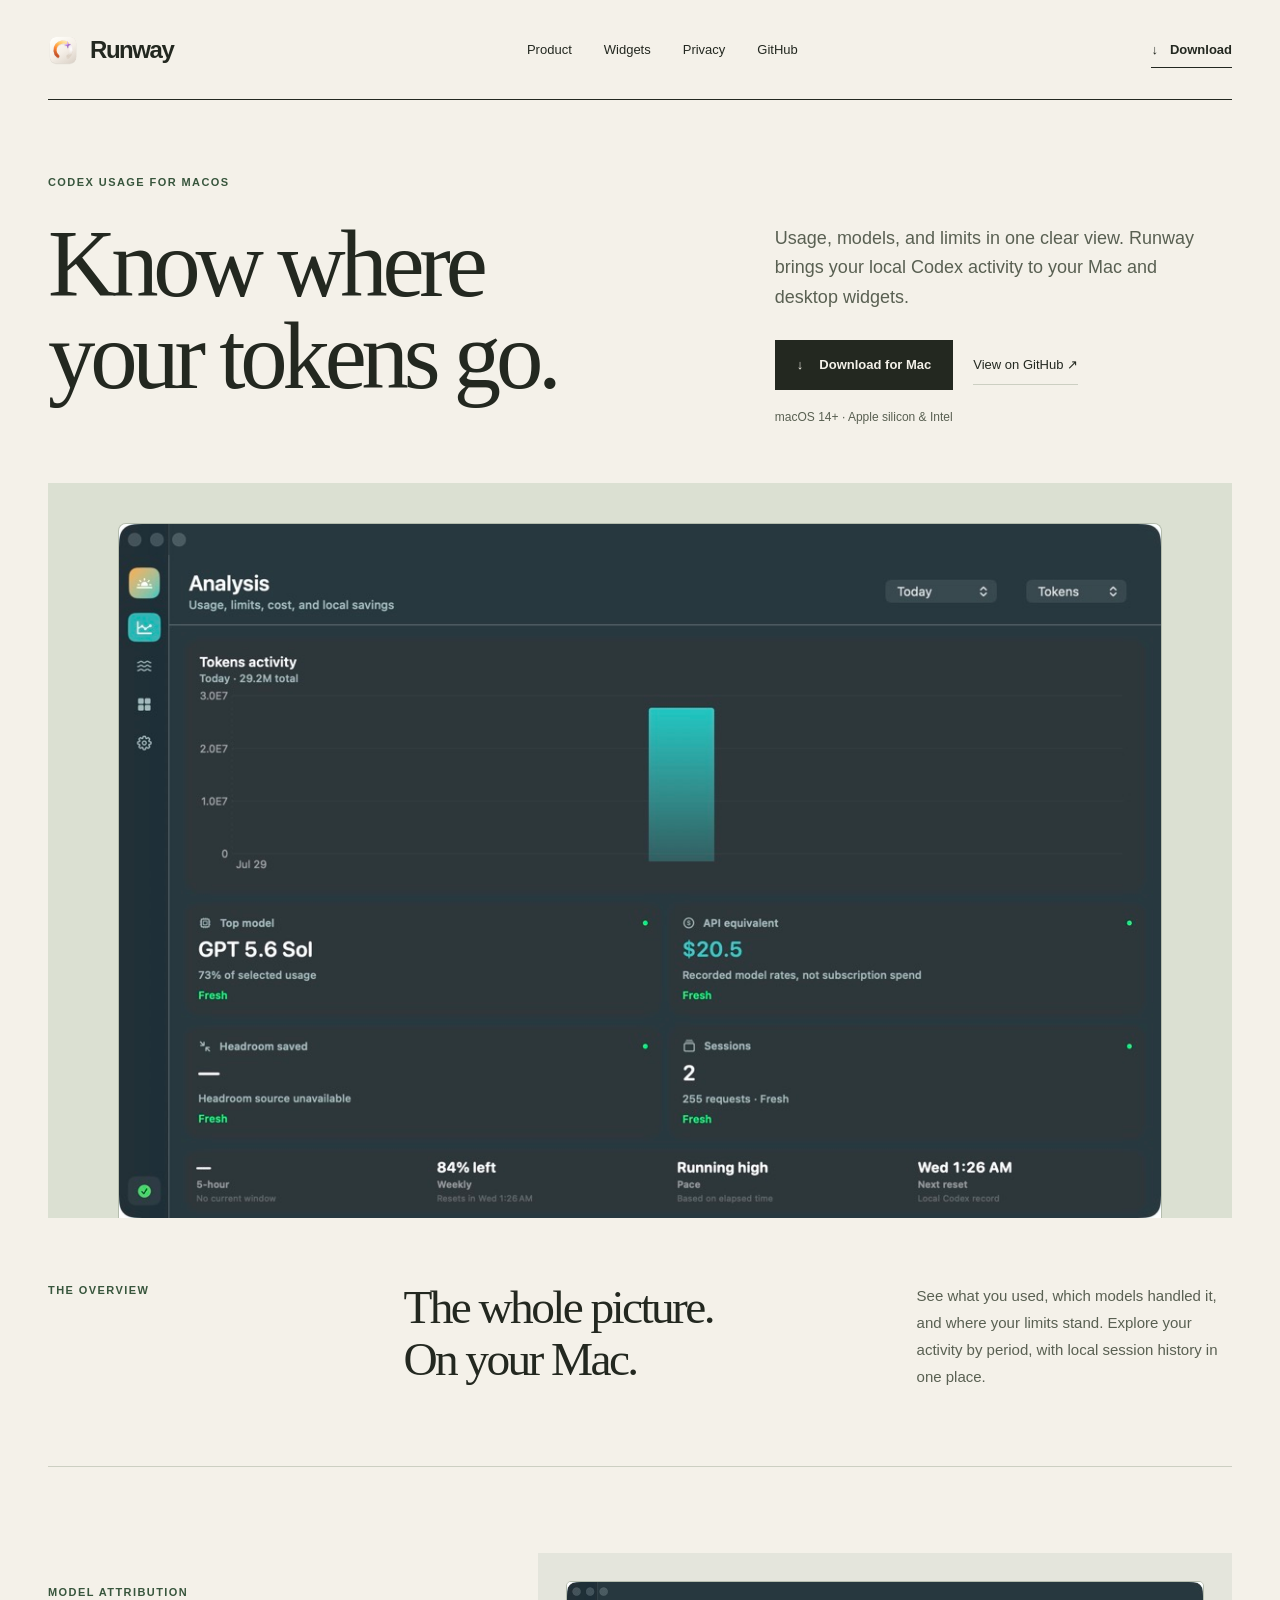
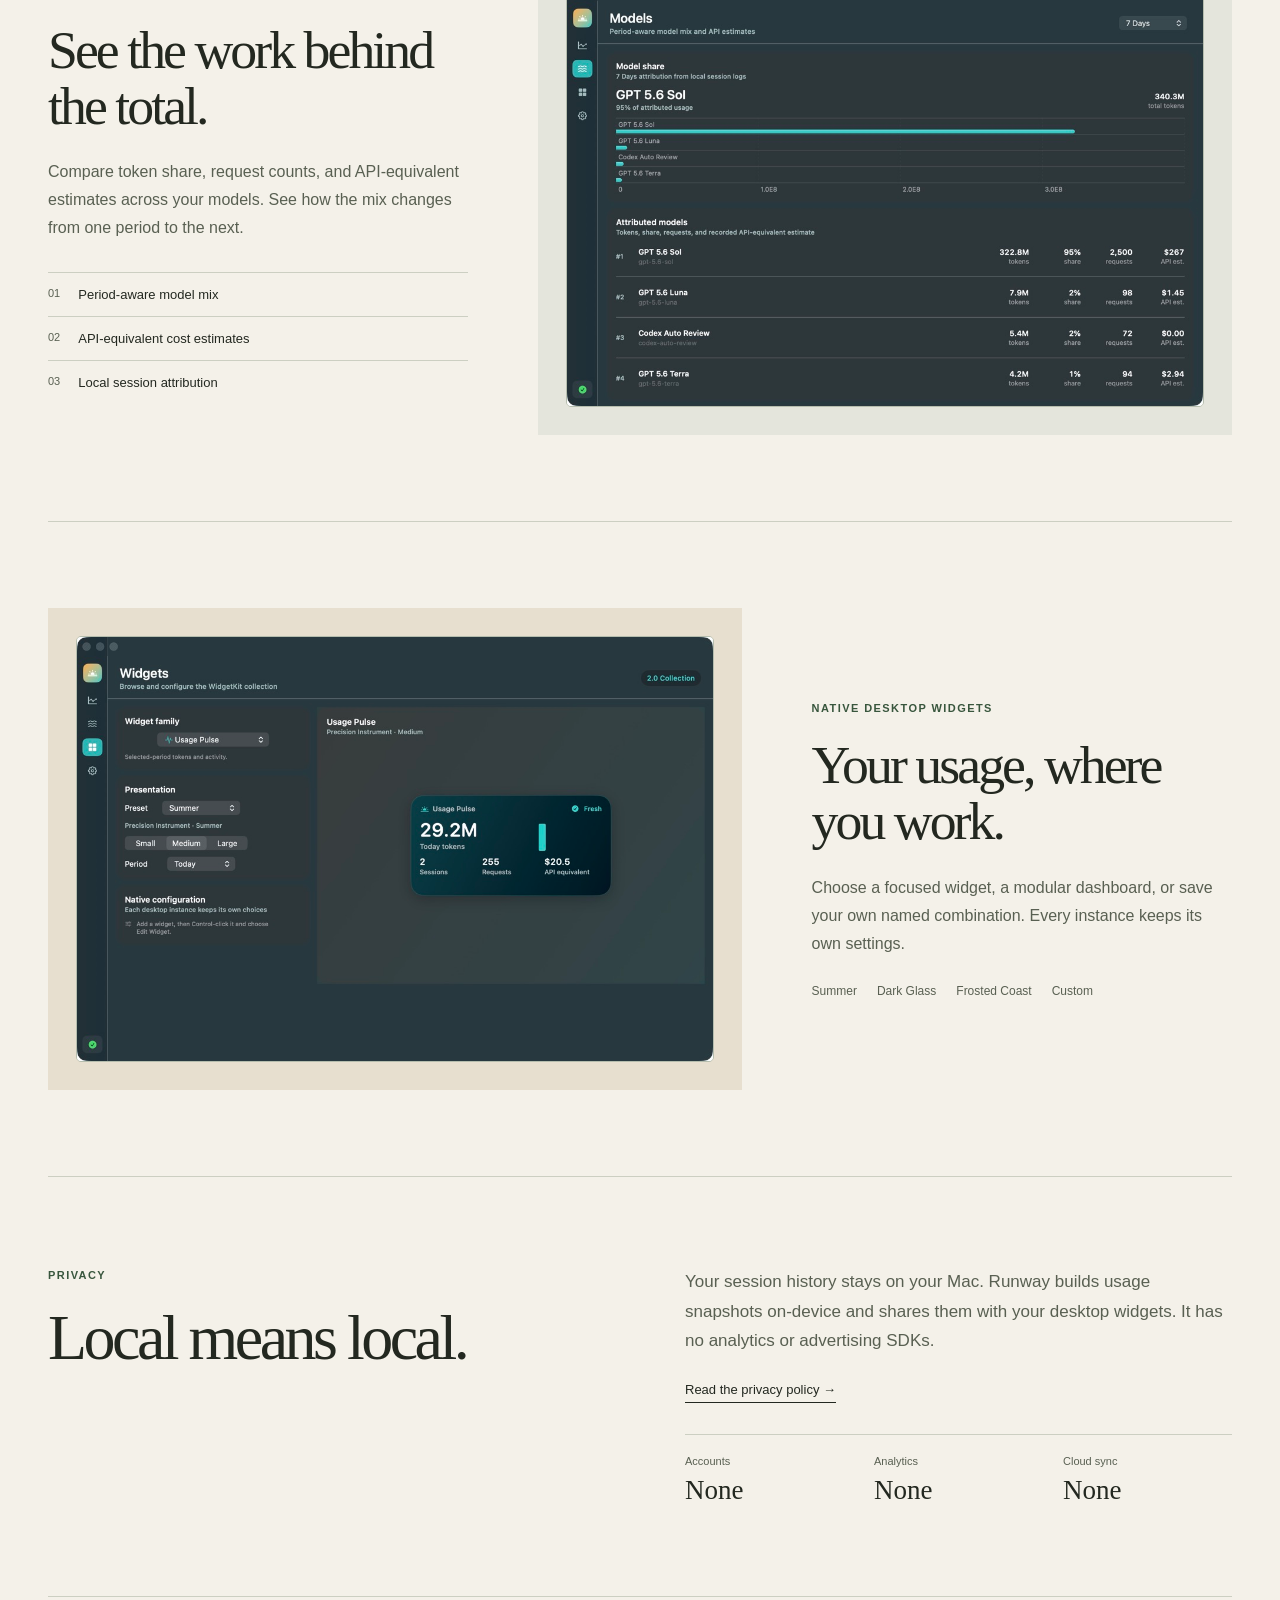
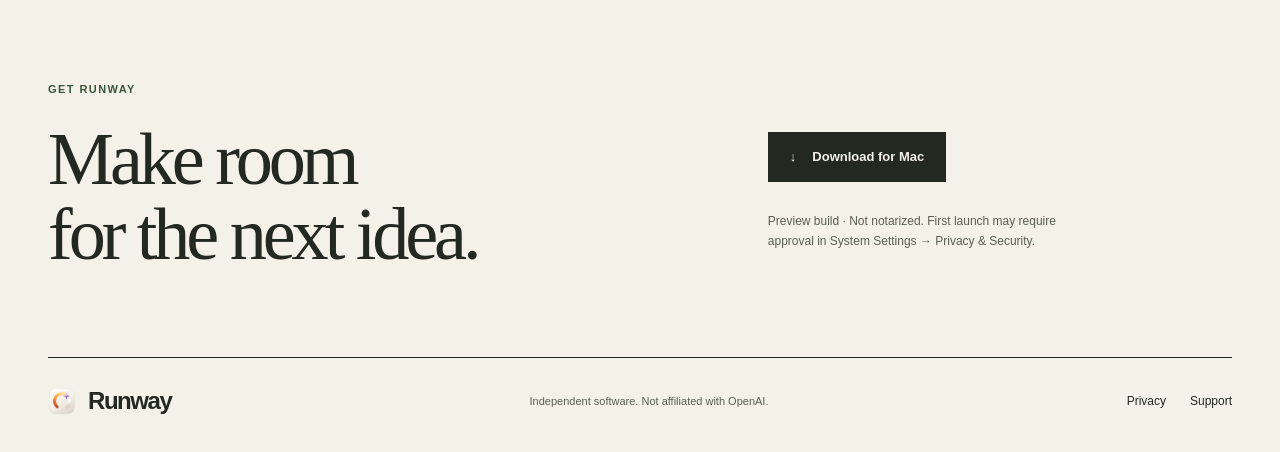
<file: docs/index.html>
<!doctype html>
<html lang="en">
<head>
  <meta charset="utf-8">
  <meta name="viewport" content="width=device-width, initial-scale=1">
  <meta name="theme-color" content="#f4f1e9">
  <meta name="description" content="A private macOS app for local Codex usage, limits, model-aware cost estimates, and desktop widgets.">
  <meta property="og:title" content="Runway">
  <meta property="og:description" content="Know exactly what Codex is doing.">
  <meta property="og:type" content="website">
  <meta property="og:image" content="https://italian-seasoning.github.io/CodexUsageMonitor/assets/app-icon.png">
  <meta name="twitter:card" content="summary">
  <title>Runway</title>
  <link rel="icon" href="assets/monitor-mark.svg" type="image/svg+xml">
  <link rel="stylesheet" href="styles.css">
</head>
<body class="home-page">
  <a class="skip-link" href="#main">Skip to content</a>

  <header class="site-header">
    <div class="header-inner">
      <a class="brand" href="#top" aria-label="Runway home">
        <img src="assets/monitor-mark.svg" alt="" width="30" height="30">
        <span>Runway</span>
      </a>
      <nav aria-label="Main navigation">
        <a href="#product">Product</a>
        <a href="#widgets">Widgets</a>
        <a href="#privacy">Privacy</a>
        <a href="https://github.com/Italian-seasoning/CodexUsageMonitor">GitHub</a>
      </nav>
      <a class="nav-download" href="https://github.com/Italian-seasoning/CodexUsageMonitor/releases/latest/download/Runway-macOS.dmg">
        <span aria-hidden="true">↓</span> Download
      </a>
    </div>
  </header>

  <main id="main">
    <section class="hero" id="top">
      <div class="hero-copy">
        <p class="release-note">Codex usage for macOS</p>
        <h1>Know where<br>your tokens go.</h1>
        <p class="hero-detail">Usage, models, and limits in one clear view. Runway brings your local Codex activity to your Mac and desktop widgets.</p>
        <div class="hero-actions">
          <a class="primary-action" href="https://github.com/Italian-seasoning/CodexUsageMonitor/releases/latest/download/Runway-macOS.dmg">
            <span class="button-icon" aria-hidden="true">↓</span>
            <span>Download for Mac</span>
          </a>
          <a class="secondary-action" href="https://github.com/Italian-seasoning/CodexUsageMonitor">
            View on GitHub <span aria-hidden="true">↗</span>
          </a>
        </div>
        <p class="requirements">macOS 14+ · Apple silicon &amp; Intel</p>
      </div>

      <div class="hero-product">
        <img src="assets/analysis.jpg" alt="Runway Analysis screen showing token activity, model share, API estimate, sessions, and remaining limits.">
      </div>
    </section>

    <section class="intro" id="product">
      <p class="section-kicker">The overview</p>
      <h2>The whole picture.<br>On your Mac.</h2>
      <p>See what you used, which models handled it, and where your limits stand. Explore your activity by period, with local session history in one place.</p>
    </section>

    <section class="feature feature-models">
      <div class="feature-copy">
        <p class="section-kicker">Model attribution</p>
        <h2>See the work behind the total.</h2>
        <p>Compare token share, request counts, and API-equivalent estimates across your models. See how the mix changes from one period to the next.</p>
        <ul class="feature-list">
          <li><span>01</span> Period-aware model mix</li>
          <li><span>02</span> API-equivalent cost estimates</li>
          <li><span>03</span> Local session attribution</li>
        </ul>
      </div>
      <div class="feature-stage">
        <div class="feature-glow" aria-hidden="true"></div>
        <img src="assets/models.jpg" alt="Models screen with ranked horizontal model share bars and attributed usage details." loading="lazy">
      </div>
    </section>

    <section class="feature feature-widgets" id="widgets">
      <div class="feature-copy">
        <p class="section-kicker">Native desktop widgets</p>
        <h2>Your usage, where you work.</h2>
        <p>Choose a focused widget, a modular dashboard, or save your own named combination. Every instance keeps its own settings.</p>
        <div class="preset-line" aria-label="Included widget presentations">
          <span>Summer</span><span>Dark Glass</span><span>Frosted Coast</span><span>Custom</span>
        </div>
      </div>
      <div class="feature-stage">
        <div class="feature-glow" aria-hidden="true"></div>
        <img src="assets/widgets.jpg" alt="Widget workspace with preset controls and a native widget preview." loading="lazy">
      </div>
    </section>

    <section class="privacy" id="privacy">
      <div>
        <p class="section-kicker">Privacy</p>
        <h2>Local means local.</h2>
      </div>
      <div class="privacy-copy">
        <p>Your session history stays on your Mac. Runway builds usage snapshots on-device and shares them with your desktop widgets. It has no analytics or advertising SDKs.</p>
        <a href="privacy.html">Read the privacy policy <span aria-hidden="true">→</span></a>
        <dl>
          <div><dt>Accounts</dt><dd>None</dd></div>
          <div><dt>Analytics</dt><dd>None</dd></div>
          <div><dt>Cloud sync</dt><dd>None</dd></div>
        </dl>
      </div>
    </section>

    <section class="final-cta">
      <p class="section-kicker">Get Runway</p>
      <h2>Make room<br>for the next idea.</h2>
      <a class="primary-action" href="https://github.com/Italian-seasoning/CodexUsageMonitor/releases/latest/download/Runway-macOS.dmg">
        <span class="button-icon" aria-hidden="true">↓</span>
        <span>Download for Mac</span>
      </a>
      <p class="preview-warning">Preview build · Not notarized. First launch may require approval in System Settings → Privacy &amp; Security.</p>
    </section>
  </main>

  <footer>
    <a class="brand" href="#top"><img src="assets/monitor-mark.svg" alt="" width="28" height="28"><span>Runway</span></a>
    <p>Independent software. Not affiliated with OpenAI.</p>
    <div><a href="privacy.html">Privacy</a><a href="https://github.com/Italian-seasoning/CodexUsageMonitor/issues">Support</a></div>
  </footer>
</body>
</html>
</file>
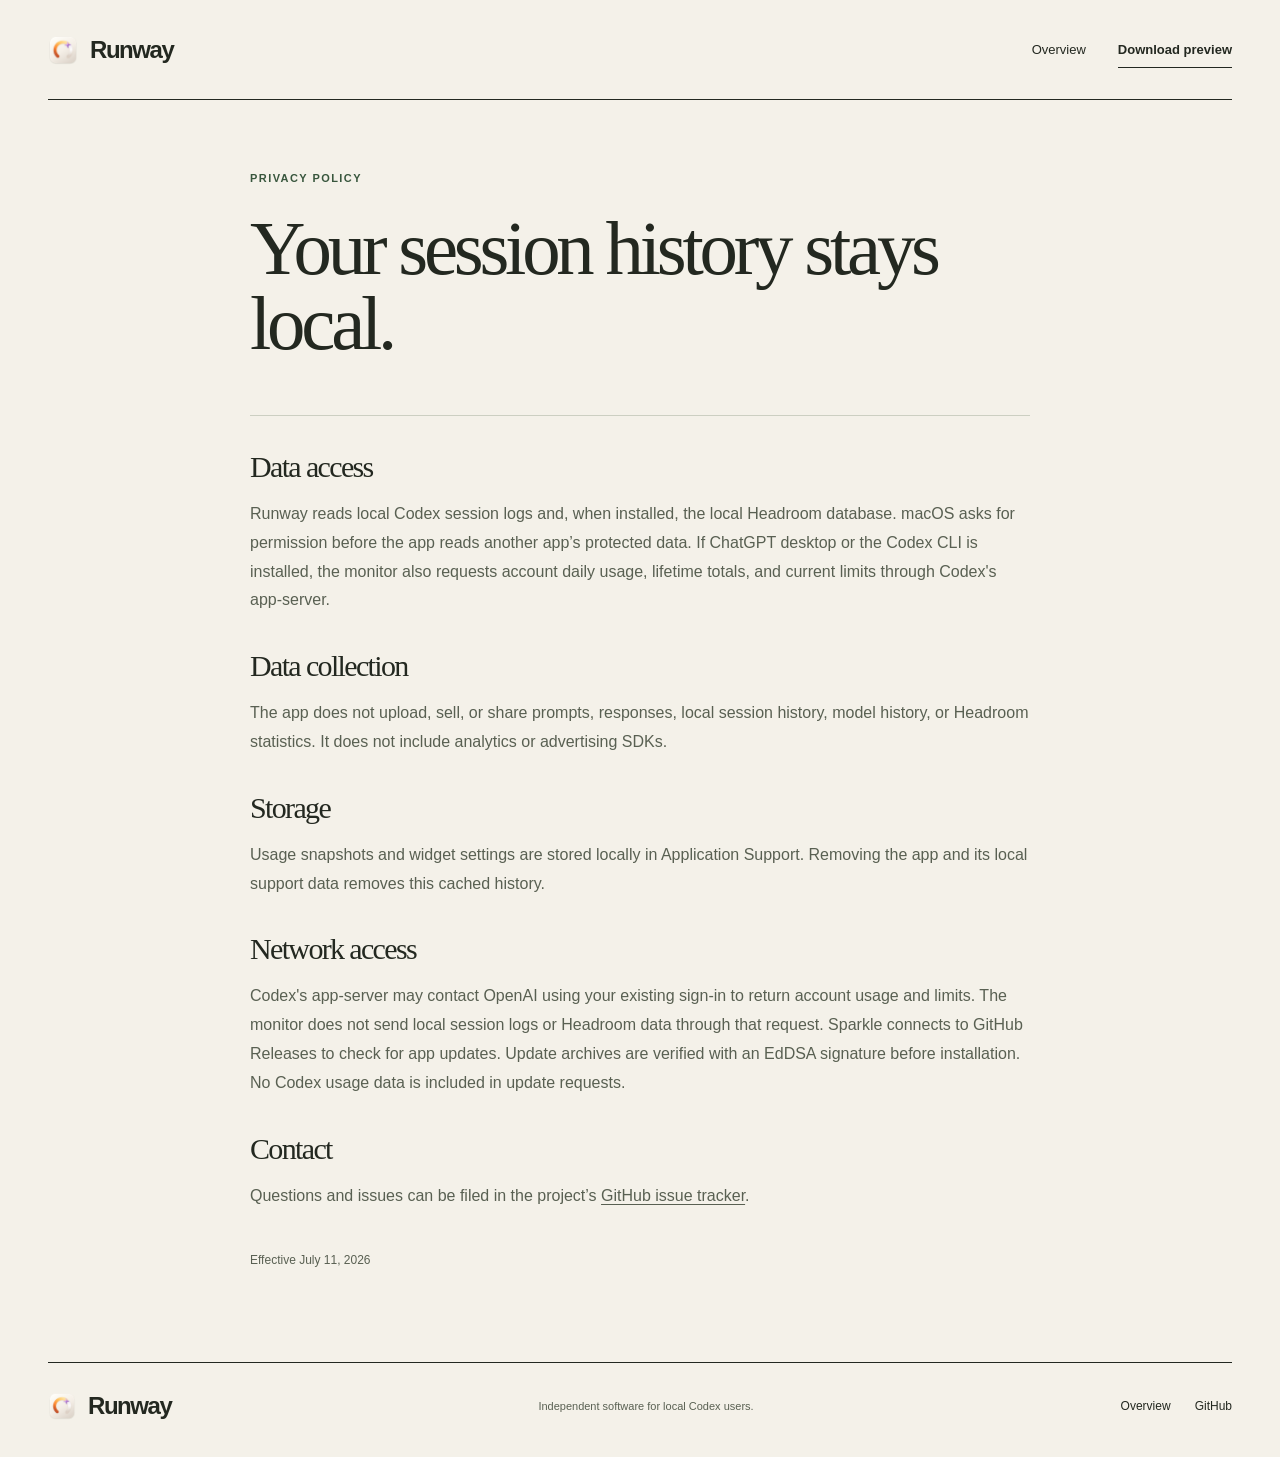
<file: docs/privacy.html>
<!doctype html>
<html lang="en">
<head>
  <meta charset="utf-8">
  <meta name="viewport" content="width=device-width, initial-scale=1">
  <meta name="theme-color" content="#f4f1e9">
  <title>Privacy · Runway</title>
  <link rel="icon" href="favicon.svg" type="image/svg+xml">
  <link rel="stylesheet" href="styles.css">
</head>
<body>
  <header class="site-header">
    <div class="header-inner">
      <a class="brand" href="index.html"><img src="assets/app-icon.png" alt="" width="30" height="30"><span>Runway</span></a>
      <nav><a href="index.html">Overview</a><a class="nav-download" href="https://github.com/Italian-seasoning/CodexUsageMonitor/releases/latest/download/Runway-macOS.dmg">Download preview</a></nav>
    </div>
  </header>
  <main class="legal-page">
    <p class="release-note"><span></span> Privacy policy</p>
    <h1>Your session history stays local.</h1>
    <div class="legal-copy">
      <h2>Data access</h2>
      <p>Runway reads local Codex session logs and, when installed, the local Headroom database. macOS asks for permission before the app reads another app’s protected data. If ChatGPT desktop or the Codex CLI is installed, the monitor also requests account daily usage, lifetime totals, and current limits through Codex's app-server.</p>
      <h2>Data collection</h2>
      <p>The app does not upload, sell, or share prompts, responses, local session history, model history, or Headroom statistics. It does not include analytics or advertising SDKs.</p>
      <h2>Storage</h2>
      <p>Usage snapshots and widget settings are stored locally in Application Support. Removing the app and its local support data removes this cached history.</p>
      <h2>Network access</h2>
      <p>Codex's app-server may contact OpenAI using your existing sign-in to return account usage and limits. The monitor does not send local session logs or Headroom data through that request. Sparkle connects to GitHub Releases to check for app updates. Update archives are verified with an EdDSA signature before installation. No Codex usage data is included in update requests.</p>
      <h2>Contact</h2>
      <p>Questions and issues can be filed in the project’s <a href="https://github.com/Italian-seasoning/CodexUsageMonitor/issues">GitHub issue tracker</a>.</p>
      <p class="legal-date">Effective July 11, 2026</p>
    </div>
  </main>
  <footer><a class="brand" href="index.html"><img src="assets/app-icon.png" alt="" width="28" height="28"><span>Runway</span></a><p>Independent software for local Codex users.</p><div><a href="index.html">Overview</a><a href="https://github.com/Italian-seasoning/CodexUsageMonitor">GitHub</a></div></footer>
</body>
</html>
</file>
<file: docs/styles.css>
:root {
  color-scheme: light;
  --bg: #f4f1e9;
  --ink: #232820;
  --muted: #596052;
  --line: #cccfc2;
  --accent: #38563d;
  --max: 1280px;
  --display: Georgia, 'Times New Roman', serif;
  --body: 'Helvetica Neue', Helvetica, Arial, sans-serif;
}
* { box-sizing: border-box; }
html { scroll-behavior: smooth; scroll-padding-top: 24px; }
body { margin: 0; background: var(--bg); color: var(--ink); font-family: var(--body); -webkit-font-smoothing: antialiased; }
a { color: inherit; text-decoration: none; }
a:hover { color: var(--accent); }
img { display: block; max-width: 100%; height: auto; }
p { text-wrap: pretty; }
:focus-visible { outline: 2px solid var(--accent); outline-offset: 6px; }
.skip-link { position: absolute; top: -100px; left: 24px; padding: 14px; background: var(--ink); color: white; z-index: 10; }
.skip-link:focus { top: 12px; }
.header-inner, .hero, .intro, .feature, .privacy, .final-cta, footer { width: min(calc(100% - 96px), var(--max)); margin-inline: auto; }
.header-inner { display: flex; align-items: center; justify-content: space-between; gap: 28px; min-height: 100px; border-bottom: 1px solid var(--ink); }
.brand { display: inline-flex; align-items: center; gap: 12px; font-size: 24px; font-weight: 600; letter-spacing: -.06em; }
.brand img { border-radius: 6px; }
nav { display: flex; align-items: center; gap: 32px; font-size: 13px; }
.nav-download { display: inline-flex; align-items: center; gap: 12px; border-bottom: 1px solid currentColor; padding-block: 10px; font-size: 13px; font-weight: 600; }
.hero { padding-top: 74px; }
.hero-copy { display: grid; grid-template-columns: 1.45fr 1fr; gap: 0 64px; align-items: start; }
.release-note, .section-kicker { margin: 0; font-size: 11px; line-height: 1.5; letter-spacing: .13em; text-transform: uppercase; font-weight: 600; color: var(--accent); }
.hero .release-note { grid-column: 1 / -1; margin-bottom: 27px; }
h1, h2 { font-family: var(--display); font-weight: 400; font-style: normal; letter-spacing: -.055em; margin: 0; }
h1 { grid-column: 1; grid-row: 2 / 5; font-size: clamp(64px, 7.4vw, 108px); line-height: .98; padding-bottom: 6px; }
.hero-detail { grid-column: 2; margin: 6px 0 27px; max-width: 420px; font-size: 18px; line-height: 1.65; color: var(--muted); }
.hero-actions { grid-column: 2; display: flex; flex-wrap: wrap; align-items: center; gap: 20px; }
.primary-action { display: inline-flex; justify-content: center; align-items: center; gap: 16px; min-height: 50px; padding: 14px 22px; background: var(--ink); color: var(--bg); font-size: 13px; font-weight: 600; transition: background .18s; }
.primary-action:hover { color: white; background: var(--accent); }
.secondary-action { font-size: 13px; padding-block: 12px; border-bottom: 1px solid var(--line); }
.requirements { grid-column: 2; margin: 18px 0 0; font-size: 12px; line-height: 1.6; color: var(--muted); }
.hero-product { margin-top: 56px; padding: 40px 70px 0; background: #dbe0d2; overflow: hidden; }
.hero-product img { width: 100%; border: 1px solid #b5bdae; border-bottom: 0; border-radius: 8px 8px 0 0; }
.intro { display: grid; grid-template-columns: 1fr 1.5fr 1fr; gap: 40px; padding-block: 64px 76px; border-bottom: 1px solid var(--line); align-items: start; }
.intro h2 { font-size: clamp(36px, 3.7vw, 54px); line-height: 1.08; }
.intro > p:last-child { margin: 0; font-size: 15px; line-height: 1.8; color: var(--muted); }
.feature { display: grid; grid-template-columns: 1fr 1.65fr; gap: 70px; align-items: center; padding-block: 86px; border-bottom: 1px solid var(--line); }
.feature-copy h2 { font-size: clamp(40px, 4.2vw, 60px); line-height: 1.04; margin-top: 22px; }
.feature-copy > p:not(.section-kicker) { font-size: 16px; line-height: 1.75; color: var(--muted); margin: 24px 0 0; }
.feature-list { padding: 0; list-style: none; margin: 30px 0 0; }
.feature-list li { border-top: 1px solid var(--line); padding: 14px 0; font-size: 13px; display: flex; gap: 18px; }
.feature-list span { color: var(--muted); font-size: 11px; }
.feature-stage { min-width: 0; background: #e4e5dc; padding: 28px; }
.feature-stage img { width: 100%; border: 1px solid #b5bdae; border-radius: 5px; }
.feature-glow { display: none; }
.feature-widgets { grid-template-columns: 1.65fr 1fr; }
.feature-widgets .feature-copy { order: 2; }
.feature-widgets .feature-stage { order: 1; background: #e7dfcf; }
.preset-line { display: flex; flex-wrap: wrap; gap: 12px 20px; margin-top: 26px; font-size: 12px; color: var(--muted); }
.privacy { display: grid; grid-template-columns: 1fr 1fr; gap: 90px; padding-block: 90px; border-bottom: 1px solid var(--line); }
.privacy h2 { font-size: clamp(44px, 5vw, 72px); margin-top: 22px; line-height: 1.03; }
.privacy-copy > p { margin: 0 0 24px; font-size: 17px; line-height: 1.75; color: var(--muted); }
.privacy-copy > a { font-size: 13px; border-bottom: 1px solid var(--ink); padding-bottom: 5px; }
.privacy dl { display: grid; grid-template-columns: repeat(3, 1fr); gap: 20px; margin: 36px 0 0; padding-top: 20px; border-top: 1px solid var(--line); }
.privacy dt { font-size: 11px; color: var(--muted); }
.privacy dd { margin: 8px 0 0; font-family: var(--display); font-size: 27px; }
.final-cta { position: relative; display: grid; grid-template-columns: 1.4fr 1fr; align-items: start; column-gap: 70px; padding-block: 84px; }
.final-cta .section-kicker { grid-column: 1 / -1; margin-bottom: 24px; }
.final-cta h2 { grid-row: 2 / 4; font-size: clamp(48px, 5.8vw, 84px); line-height: 1.02; }
.final-cta .primary-action { justify-self: start; margin-top: 10px; }
.preview-warning { grid-column: 2; max-width: 320px; color: var(--muted); font-size: 12px; line-height: 1.7; margin-top: 20px; }
footer { display: flex; align-items: center; justify-content: space-between; gap: 24px; border-top: 1px solid var(--ink); padding-block: 26px 34px; }
footer p { font-size: 11px; color: var(--muted); }
footer div { display: flex; gap: 24px; font-size: 12px; }
.legal-page { width: min(calc(100% - 96px), 780px); margin: 70px auto 90px; }
.legal-page h1 { font-size: clamp(48px, 6vw, 80px); margin: 24px 0 48px; }
.legal-copy { border-top: 1px solid var(--line); }
.legal-copy h2 { font-size: 30px; margin-top: 34px; }
.legal-copy p { color: var(--muted); line-height: 1.8; }
.legal-copy a { text-decoration: underline; text-underline-offset: 3px; }
.legal-date { font-size: 12px; margin-top: 40px; }
@media (min-width: 1500px) { .hero { padding-top: 90px; } .hero-product { margin-top: 70px; } }
@media (max-width: 1000px) {
 .header-inner, .hero, .intro, .feature, .privacy, .final-cta, footer { width: calc(100% - 56px); }
 nav { gap: 20px; }
 .hero-copy { gap: 0 32px; grid-template-columns: 1.2fr 1fr; }
 h1 { font-size: clamp(60px, 8vw, 80px); }
 .hero-detail { font-size: 16px; }
 .hero-actions { gap: 12px; }
 .hero-product { padding: 28px 28px 0; }
 .intro { grid-template-columns: 1fr 1fr; gap: 28px; }
 .intro .section-kicker { grid-column: 1 / -1; }
 .feature, .feature-widgets { gap: 36px; grid-template-columns: 1fr 1.2fr; }
 .feature-widgets .feature-copy, .feature-widgets .feature-stage { order: initial; }
 .feature-stage { padding: 16px; }
 .privacy { gap: 40px; }
}
@media (max-width: 680px) {
 .header-inner, .hero, .intro, .feature, .privacy, .final-cta, footer { width: calc(100% - 40px); }
 .header-inner { min-height: 78px; gap: 16px; }
 .home-page nav { display: none; }
 .brand { font-size: 22px; }
 .hero { padding-top: 42px; }
 .hero-copy { display: block; }
 .hero .release-note { margin-bottom: 22px; }
 h1 { font-size: clamp(52px, 12.8vw, 82px); }
 .hero-detail { margin: 26px 0 22px; max-width: 440px; }
 .hero-actions { gap: 18px; }
 .hero-product { margin-top: 36px; padding: 16px 12px 0; }
 .intro, .feature, .feature-widgets, .privacy, .final-cta { grid-template-columns: 1fr; gap: 28px; padding-block: 48px; }
 .intro h2 { font-size: 40px; }
 .intro > p:last-child { max-width: 460px; }
 .feature-copy h2 { max-width: 410px; font-size: 44px; }
 .feature-stage { padding: 16px; }
 .privacy h2 { font-size: 48px; }
 .privacy-copy > p { font-size: 16px; }
 .final-cta { gap: 0; }
 .final-cta h2 { grid-row: auto; font-size: 56px; }
 .final-cta .primary-action { margin-top: 28px; }
 .preview-warning { grid-column: 1; }
 footer { flex-wrap: wrap; gap: 18px; }
 footer p { order: 3; width: 100%; margin: 0; }
 footer div { margin-left: auto; }
 .legal-page { width: calc(100% - 40px); margin-top: 48px; }
 .legal-page h1 { font-size: 52px; }
 body:not(.home-page) .header-inner nav { gap: 12px; font-size: 12px; }
 body:not(.home-page) .nav-download { font-size: 12px; }
}
@media (prefers-reduced-motion: reduce) { html { scroll-behavior: auto; } * { transition: none !important; } }
</file>
